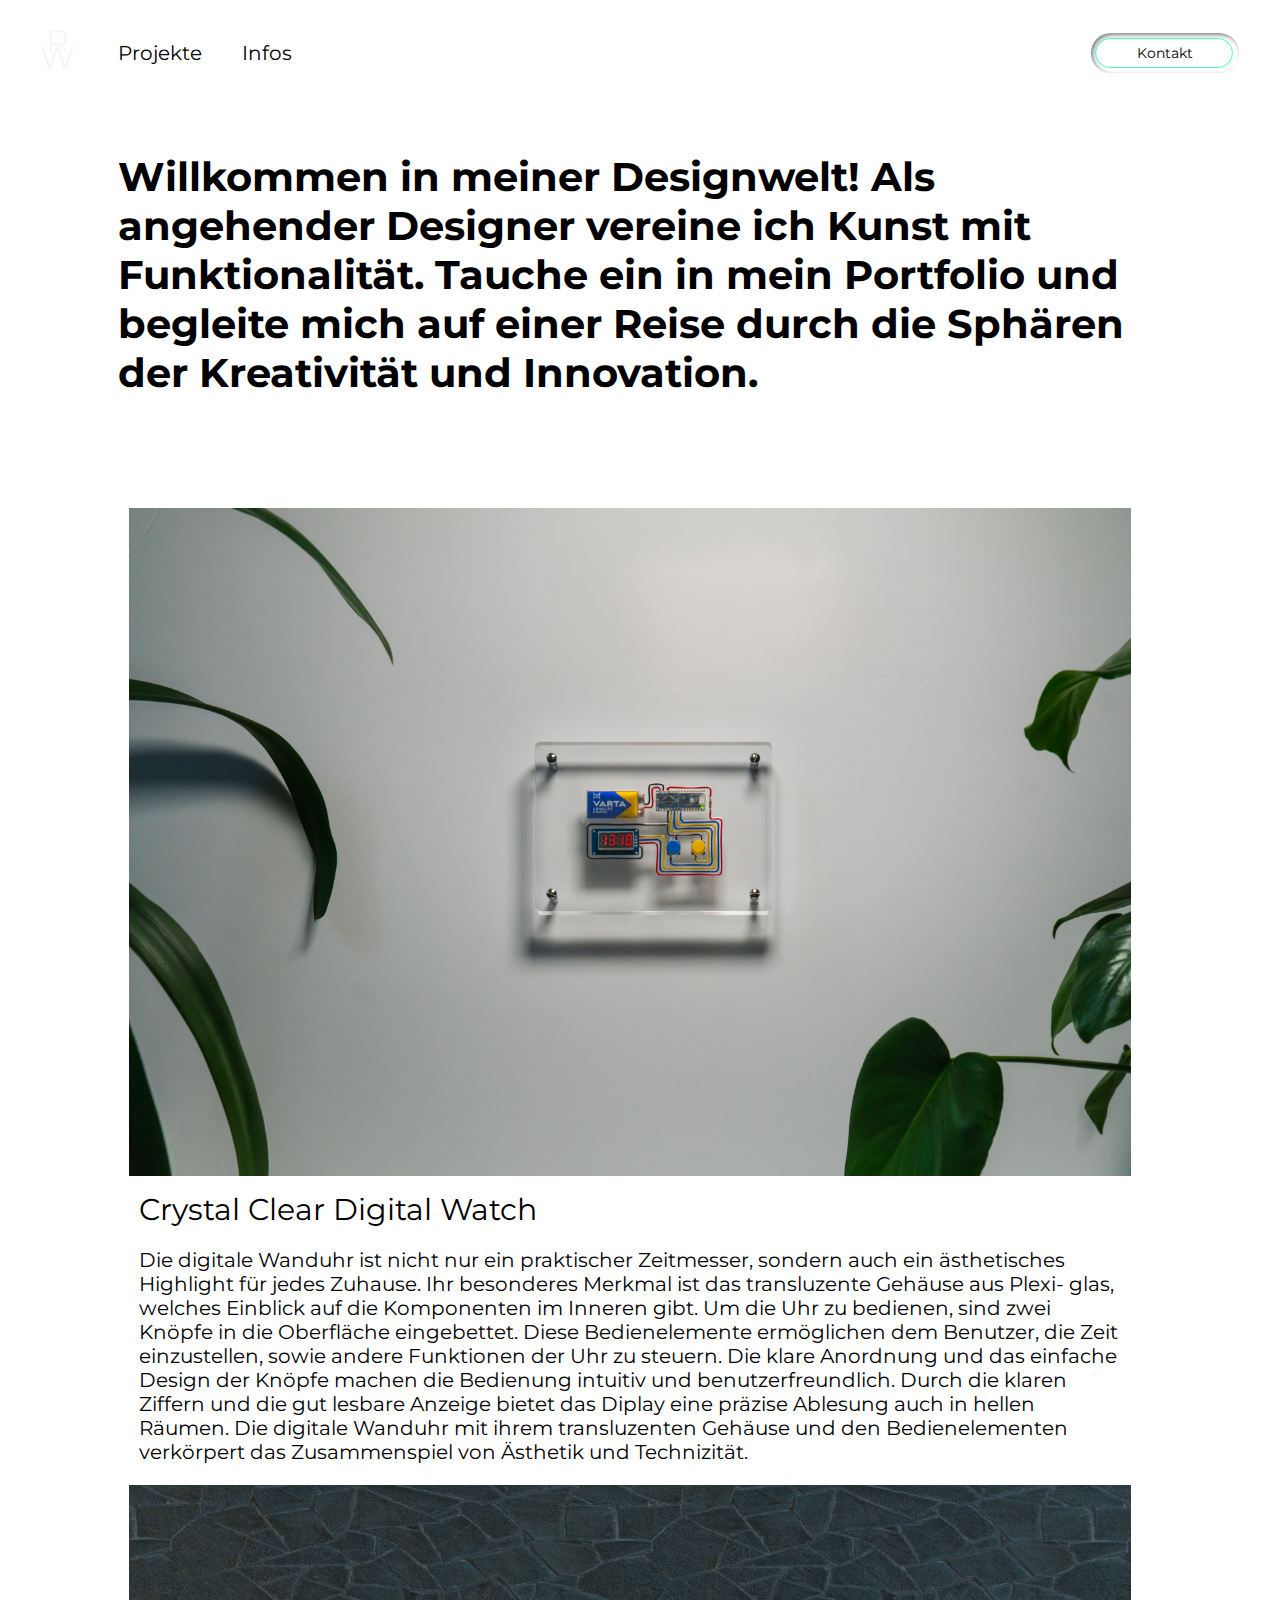
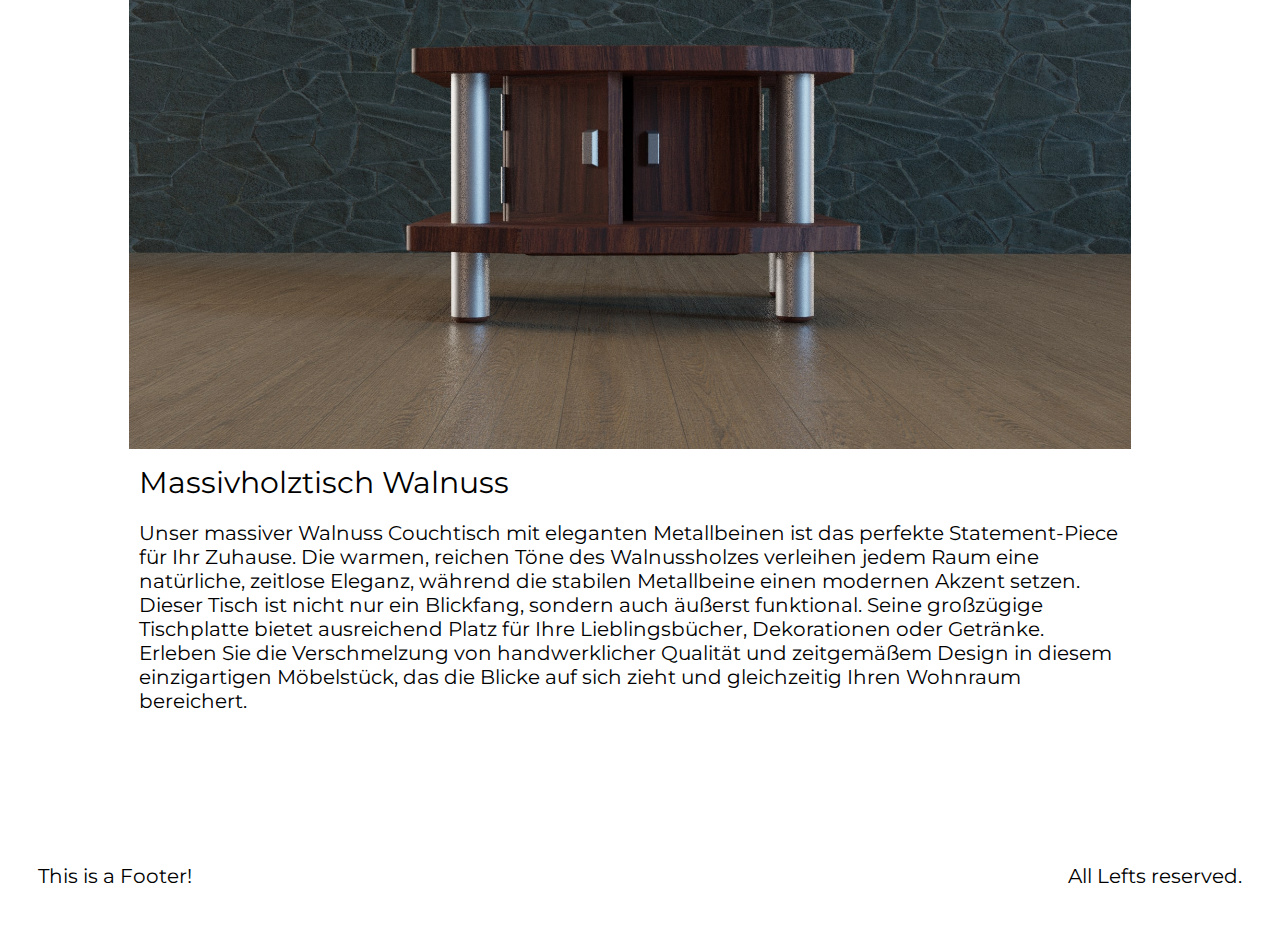
<file: index.html>
<!DOCTYPE html>
<html lang="en">
<head>
    <meta charset="UTF-8">
    <meta name="viewport" content="width=device-width, initial-scale=1.0">
    <title>template</title>

    <link rel="stylesheet" href="style.css">
    <link rel="preconnect" href="https://fonts.googleapis.com">
    <link rel="preconnect" href="https://fonts.gstatic.com" crossorigin>
    <link href="https://fonts.googleapis.com/css2?family=Montserrat:wght@200&family=Tilt+Neon&display=swap" rel="stylesheet">
    

</head>
<body>
    <!-- Navigation -->
    <nav>
        <a href="index.html" class="logo">
            <img src="assets\logo2.svg" alt="">
         </a>
        <ul>
            <li><a href="projects.html">Projekte</a></li>
            <li><a href="about.html">Infos</a></li>
        </ul>
        <a href="https://pascalstruck.com/" target="_blank"  data-input='link1' class="contact">
            <input type="checkbox" name="link1" value="link">
            <div class="outline"></div>
        </a>
    </nav>

    <!-- Content -->
    <main>
        <section>
            <div class="header">
                <h1>Willkommen in meiner Designwelt! Als angehender Designer vereine ich Kunst mit Funktionalität. 
                    Tauche ein in mein Portfolio und begleite mich auf einer Reise durch die Sphären der Kreativität 
                    und Innovation.</h1>
                <p>
                </p>
            </div>
        </section>

        <section class="project-wrapper">
            <div class="cards">
                <a href="projects.html" class="card">
                    <div class="card-content">
                        <div class="card-border"></div>
                        <img class="card-img" src="assets/DSC02610-min.jpg" alt="">
                        <div class="card-txt">
                            <h2 class="card-title">Crystal Clear Digital Watch</h2>
                            <p> Die digitale Wanduhr ist nicht nur ein praktischer Zeitmesser, sondern auch ein ästhetisches Highlight für jedes Zuhause. 
                                Ihr besonderes Merkmal ist das transluzente Gehäuse aus Plexi- glas, welches  Einblick auf die Komponenten im Inneren gibt. 
                                Um die Uhr zu bedienen, sind zwei Knöpfe in die Oberfläche eingebettet. Diese Bedienelemente ermöglichen dem Benutzer, die 
                                Zeit einzustellen, sowie andere Funktionen der Uhr zu steuern. Die klare Anordnung und das einfache Design der Knöpfe machen 
                                die Bedienung intuitiv und benutzerfreundlich. Durch die klaren Ziffern und die gut lesbare Anzeige bietet das Diplay eine 
                                präzise Ablesung auch in hellen Räumen. Die digitale Wanduhr mit ihrem transluzenten Gehäuse und den Bedienelementen 
                                verkörpert das Zusammenspiel von Ästhetik und Technizität. </p>
                        </div>
                     </div>
                </a>
                    
                <a href="" class="card">
                    <div class="card-content">
                        <div class="card-border"></div>
                        <img class="card-img" src="assets/couchrender3-min.jpg" alt="">
                        <div class="card-txt">
                            <h2 class="card-title">Massivholztisch Walnuss</h2>
                            <p>Unser massiver Walnuss Couchtisch mit eleganten Metallbeinen ist das perfekte Statement-Piece 
                                für Ihr Zuhause. Die warmen, reichen Töne des Walnussholzes verleihen jedem Raum eine natürliche, 
                                zeitlose Eleganz, während die stabilen Metallbeine einen modernen Akzent setzen. Dieser Tisch ist 
                                nicht nur ein Blickfang, sondern auch äußerst funktional. Seine großzügige Tischplatte bietet 
                                ausreichend Platz für Ihre Lieblingsbücher, Dekorationen oder Getränke. Erleben Sie die Verschmelzung 
                                von handwerklicher Qualität und zeitgemäßem Design in diesem einzigartigen Möbelstück, das die Blicke 
                                auf sich zieht und gleichzeitig Ihren Wohnraum bereichert.</p>
                        </div>
                     </div>
                </a>


                     </div>
                </a>

            </div>
        </section>
    </main>

    <!-- Footer -->
    <footer>
        <div class="footer-container">
            <p>This is a Footer!</p>
            <p>All Lefts reserved.</p>
        </div>
    </footer>

    <!-- JavaScript -->
    <script src="sketch.js"></script>
</body>
</html>
</file>
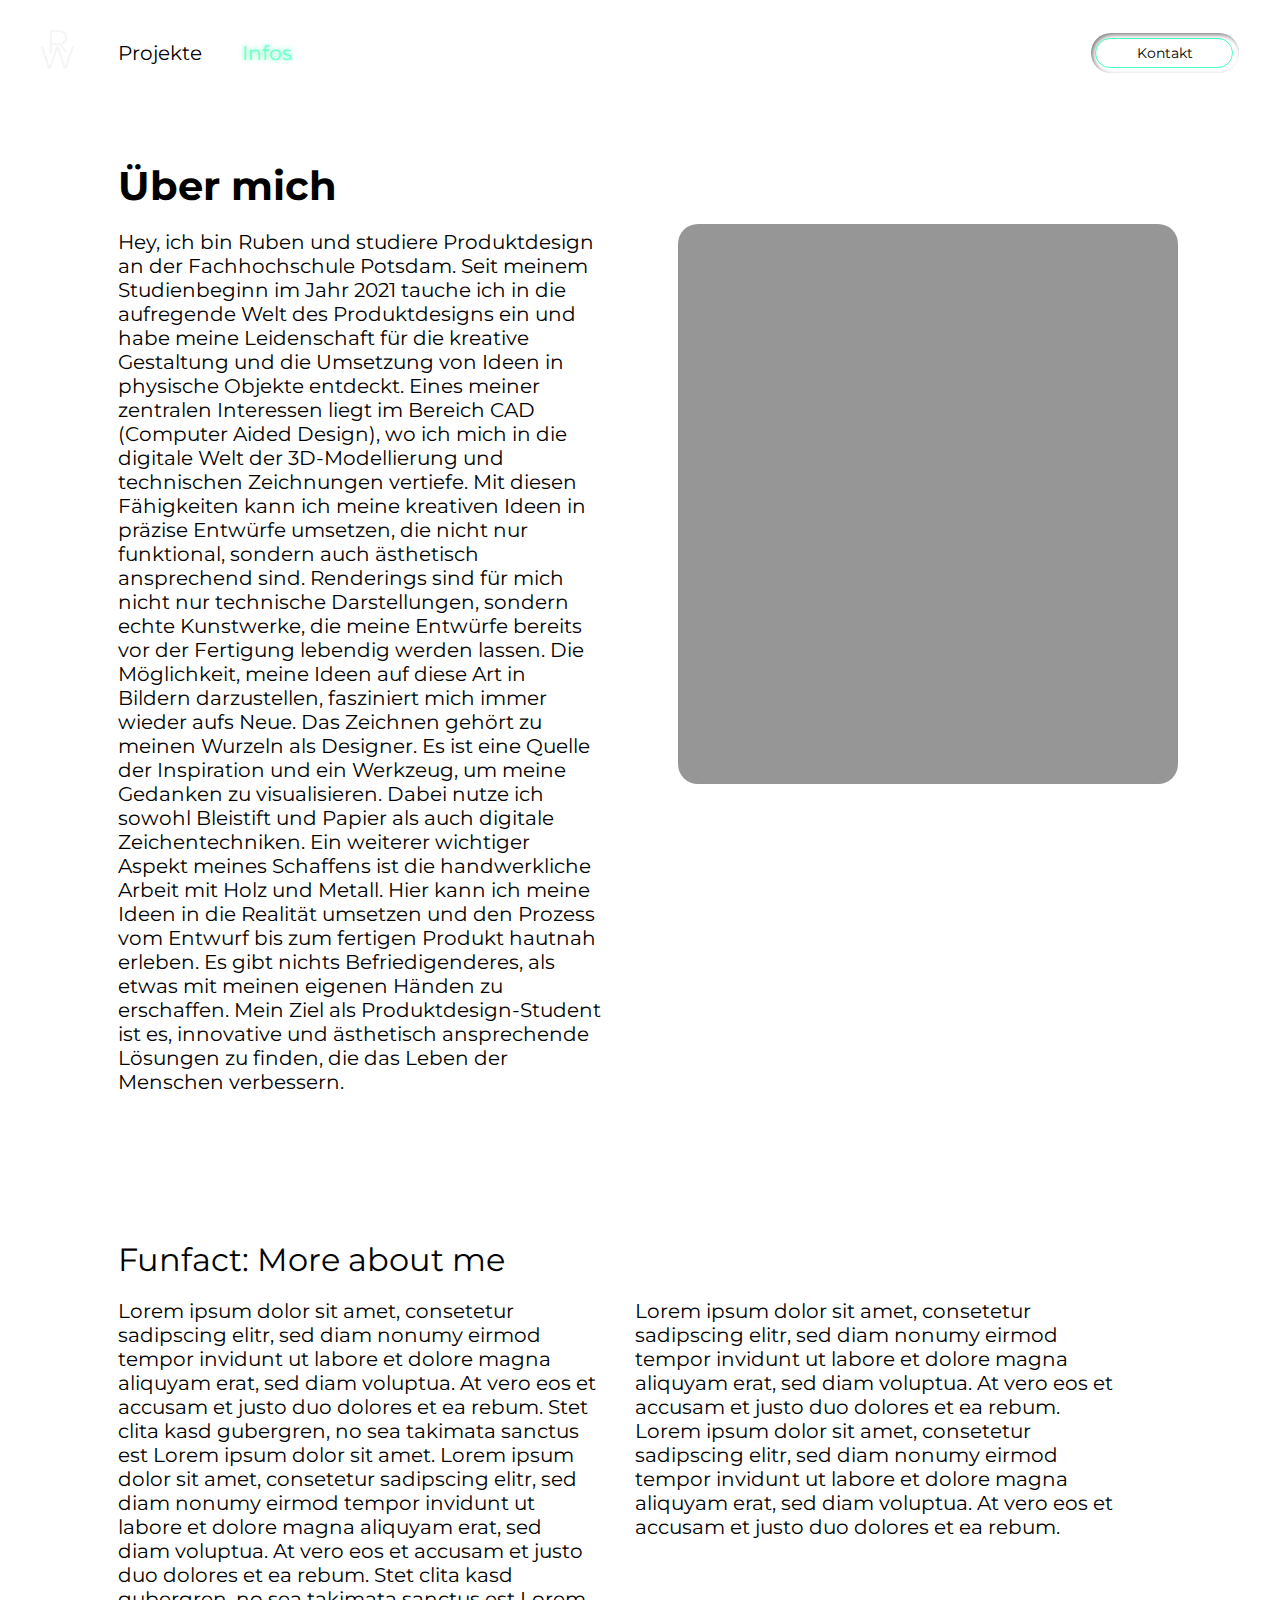
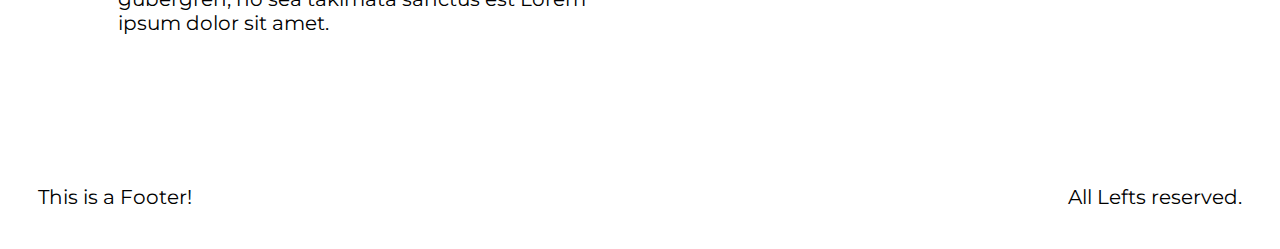
<file: about.html>
<!DOCTYPE html>
<html lang="en">
    <head>
        <meta charset="UTF-8">
        <meta name="viewport" content="width=device-width, initial-scale=1.0">
        <title>template</title>

        <link rel="stylesheet" href="style.css">
        <link rel="preconnect" href="https://fonts.googleapis.com">
        <link rel="preconnect" href="https://fonts.gstatic.com" crossorigin>
        <link href="https://fonts.googleapis.com/css2?family=Montserrat:wght@200&family=Tilt+Neon&display=swap" rel="stylesheet">
    
    </head>
    <body>
        <!-- Navigation -->
        <nav>
            <a href="index.html" class="logo">
                <img src="assets\logo2.svg" alt="">
            </a>
            <ul>
                <li><a href="projects.html">Projekte</a></li>
                <li><a href="about.html" class="active">Infos</a></li>
            </ul>
            <a href="https://pascalstruck.com/" target="_blank"  data-input='link1' class="contact">
                <input type="checkbox" name="link1" value="link">
                <div class="outline"></div>
            </a>
        </nav>

        <main>
            <section class="about">
                <div class="header2">
                    <h1>Über mich</h1>
                    <p>
                        Hey, ich bin Ruben und studiere Produktdesign an der Fachhochschule Potsdam. Seit meinem Studienbeginn im Jahr 2021 tauche ich in die aufregende Welt 
                        des Produktdesigns ein und habe meine Leidenschaft für die kreative Gestaltung und die Umsetzung von Ideen in physische Objekte entdeckt. 
                        Eines meiner zentralen Interessen liegt im Bereich CAD (Computer Aided Design), wo ich mich in die digitale Welt der 3D-Modellierung und technischen Zeichnungen vertiefe.  
                        Mit diesen Fähigkeiten kann ich meine kreativen Ideen in präzise Entwürfe umsetzen, die nicht nur funktional, sondern auch ästhetisch ansprechend sind. 
                        Renderings sind für mich nicht nur technische Darstellungen, sondern echte Kunstwerke, die meine Entwürfe bereits vor der Fertigung lebendig werden lassen. 
                        Die Möglichkeit, meine Ideen auf diese Art in Bildern darzustellen, fasziniert mich immer wieder aufs Neue. 
                        Das Zeichnen gehört zu meinen Wurzeln als Designer. Es ist eine Quelle der Inspiration und ein Werkzeug, um meine Gedanken zu visualisieren. Dabei nutze ich sowohl Bleistift und Papier als auch digitale Zeichentechniken. 
                        Ein weiterer wichtiger Aspekt meines Schaffens ist die handwerkliche Arbeit mit Holz und Metall. Hier kann ich meine Ideen in die Realität umsetzen und den Prozess vom Entwurf bis zum fertigen Produkt hautnah erleben. Es gibt nichts Befriedigenderes, als etwas mit meinen eigenen Händen zu erschaffen. 
                        Mein Ziel als Produktdesign-Student ist es, innovative und ästhetisch ansprechende Lösungen zu finden, die das Leben der Menschen verbessern.
                    </p>
                </div>
                <div class="about-img"></div>
            </section>

            <section>
                <h2 class="header2">Funfact: More about me</h2>
                <div class="long-txt">
                    <p>
                        Lorem ipsum dolor sit amet, consetetur sadipscing elitr, sed diam nonumy eirmod tempor invidunt ut labore et dolore magna aliquyam erat, sed diam voluptua. At vero eos et accusam et justo duo dolores et ea rebum. Stet clita kasd gubergren, no sea takimata sanctus est Lorem ipsum dolor sit amet. Lorem ipsum dolor sit amet, consetetur sadipscing elitr, sed diam nonumy eirmod tempor invidunt ut labore et dolore magna aliquyam erat, sed diam voluptua. At vero eos et accusam et justo duo dolores et ea rebum. Stet clita kasd gubergren, no sea takimata sanctus est Lorem ipsum dolor sit amet.
                    </p>
                    <p>
                        Lorem ipsum dolor sit amet, consetetur sadipscing elitr, sed diam nonumy eirmod tempor invidunt ut labore et dolore magna aliquyam erat, sed diam voluptua. At vero eos et accusam et justo duo dolores et ea rebum. Lorem ipsum dolor sit amet, consetetur sadipscing elitr, sed diam nonumy eirmod tempor invidunt ut labore et dolore magna aliquyam erat, sed diam voluptua. At vero eos et accusam et justo duo dolores et ea rebum.
                    </p>
                </div>
            </section>
        </main>

       <!-- Footer -->
       <footer>
            <div class="footer-container">
                <p>This is a Footer!</p>
                <p>All Lefts reserved.</p>
            </div>
        </footer>
    </body>
</html>
</file>
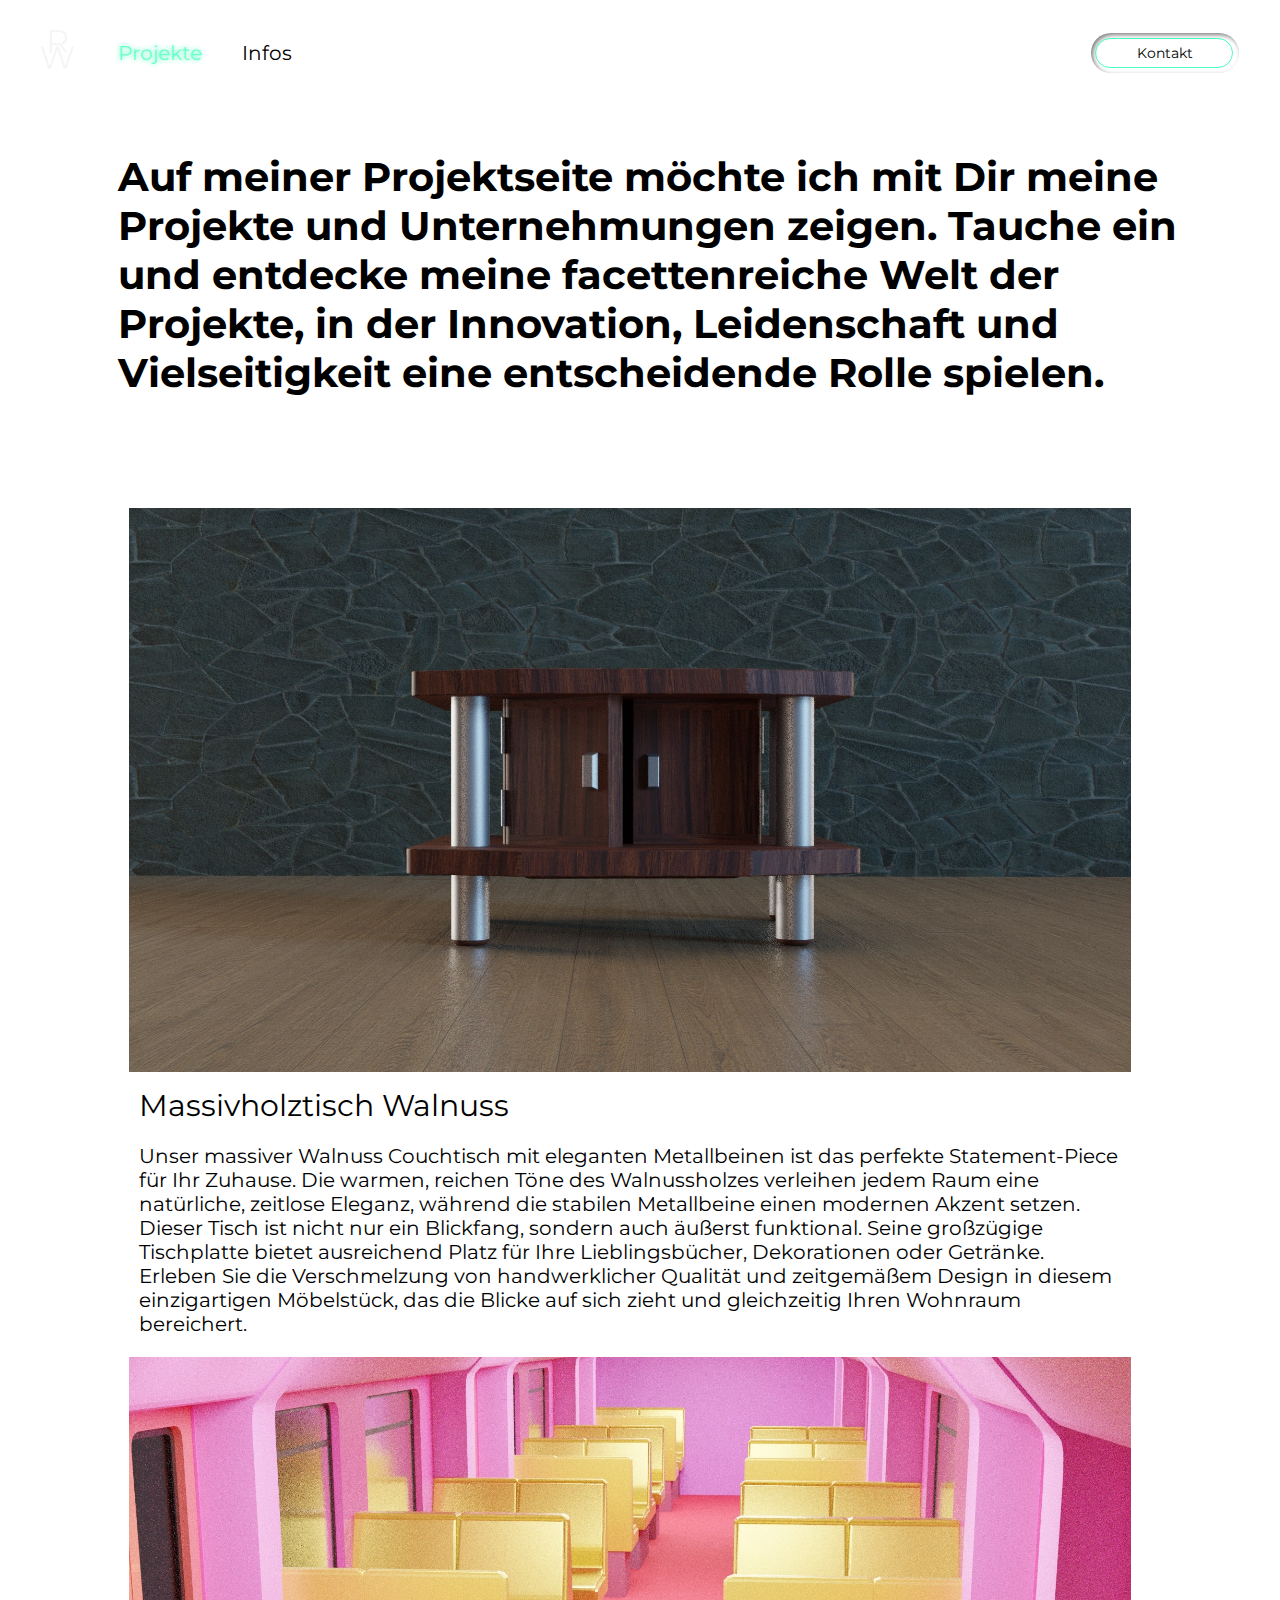
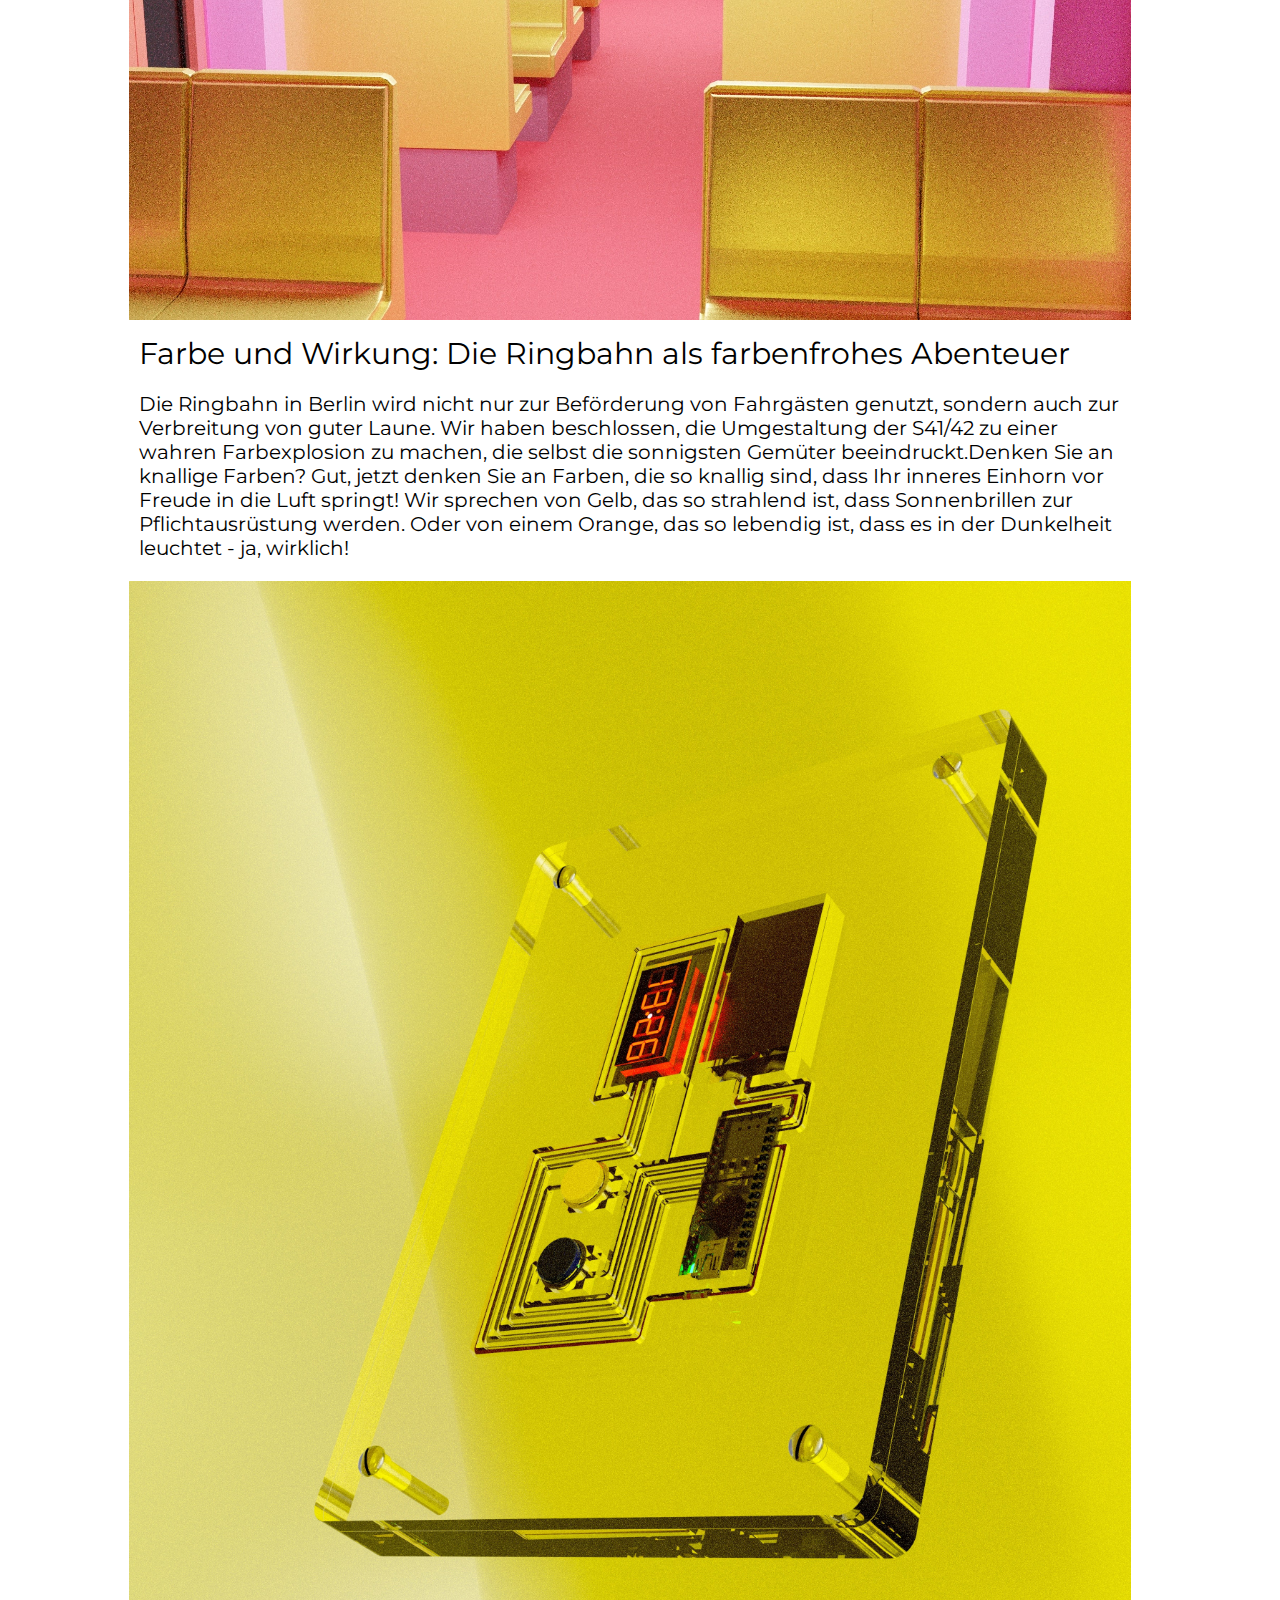
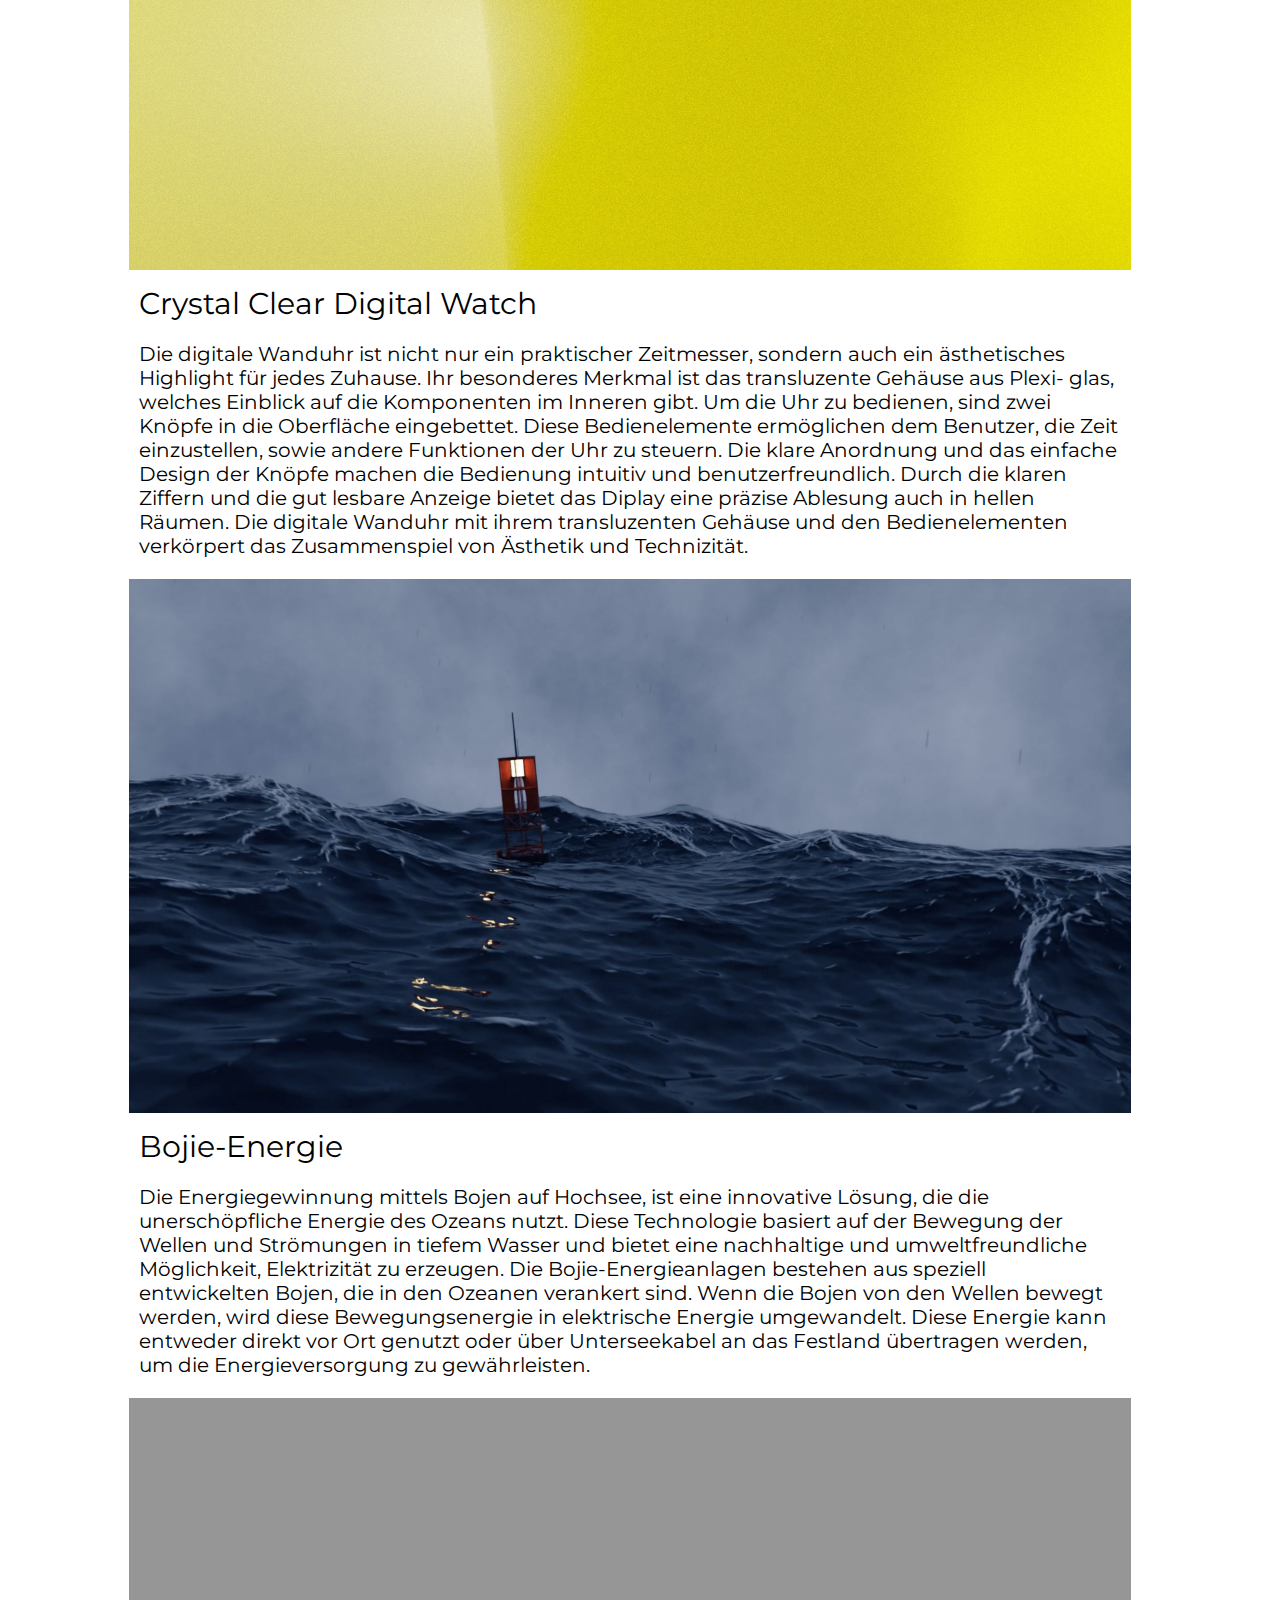
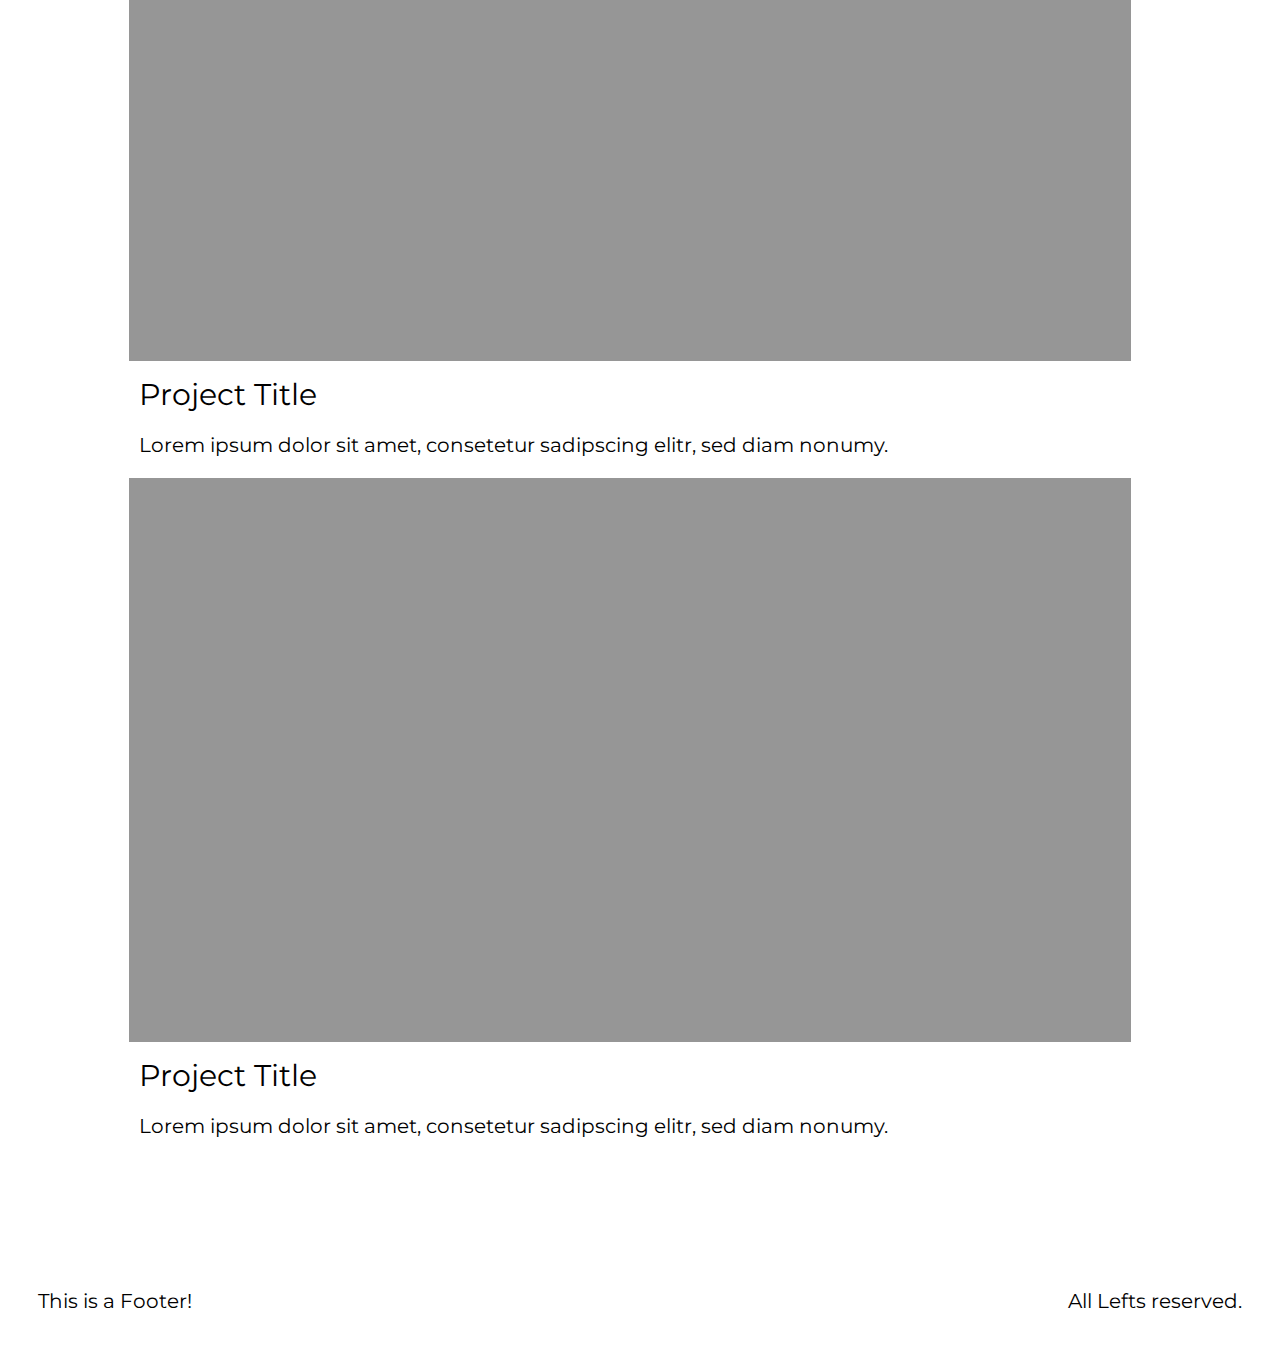
<file: projects.html>
<!DOCTYPE html>
<html lang="en">
    <head>
        <meta charset="UTF-8">
        <meta name="viewport" content="width=device-width, initial-scale=1.0">
        <title>template</title>
    
        <link rel="stylesheet" href="style.css">
        <link rel="preconnect" href="https://fonts.googleapis.com">
        <link rel="preconnect" href="https://fonts.gstatic.com" crossorigin>
        <link href="https://fonts.googleapis.com/css2?family=Montserrat:wght@200&family=Tilt+Neon&display=swap" rel="stylesheet">
        
    </head>
    <body>
        <!-- Navigation -->
        <nav>
            <a href="index.html" class="logo">
                <img src="assets\logo2.svg" alt="">
            </a>
            <ul>
                <li><a href="projects.html" class="active">Projekte</a></li>
                <li><a href="about.html">Infos</a></li>
            </ul>
            <a href="https://pascalstruck.com/" target="_blank"  data-input='link1' class="contact">
                <input type="checkbox" name="link1" value="link">
                <div class="outline"></div>
            </a>
        </nav>

        <!-- Content -->
        <main>
            <section>
                <div class="header">
                    <h1>Auf meiner Projektseite möchte ich mit Dir meine Projekte und Unternehmungen zeigen. Tauche ein und entdecke
                        meine facettenreiche Welt der Projekte, in der Innovation, Leidenschaft und Vielseitigkeit eine entscheidende Rolle spielen.</h1>
                    <p></p>
                </div>
            </section>
          
            <section class="project-wrapper">
                <div class="cards">
                    <a href="" class="card">
                        <div class="card-content">
                            <div class="card-border"></div>
                            <img class="card-img" src="assets/couchrender3-min.jpg" alt="">
                            <div class="card-txt">
                                <h2 class="card-title">Massivholztisch Walnuss</h2>
                                <p>Unser massiver Walnuss Couchtisch mit eleganten Metallbeinen ist das perfekte Statement-Piece 
                                    für Ihr Zuhause. Die warmen, reichen Töne des Walnussholzes verleihen jedem Raum eine natürliche, 
                                    zeitlose Eleganz, während die stabilen Metallbeine einen modernen Akzent setzen. Dieser Tisch ist 
                                    nicht nur ein Blickfang, sondern auch äußerst funktional. Seine großzügige Tischplatte bietet 
                                    ausreichend Platz für Ihre Lieblingsbücher, Dekorationen oder Getränke. Erleben Sie die Verschmelzung 
                                    von handwerklicher Qualität und zeitgemäßem Design in diesem einzigartigen Möbelstück, das die Blicke 
                                    auf sich zieht und gleichzeitig Ihren Wohnraum bereichert.</p>
                            </div>
                         </div>
                    </a>
                    
                    <a href="" class="card">
                        <div class="card-content">
                            <div class="card-border"></div>
                            <img class="card-img" src="assets/bahnblend-min.jpg" alt="">
                            <div class="card-txt">
                                <h2 class="card-title">Farbe und Wirkung: Die Ringbahn als farbenfrohes Abenteuer</h2>
                                <p>Die Ringbahn in Berlin wird nicht nur zur Beförderung von Fahrgästen genutzt, sondern auch zur Verbreitung 
                                    von guter Laune. Wir haben beschlossen, die Umgestaltung der S41/42 zu einer wahren Farbexplosion zu machen, die 
                                    selbst die sonnigsten Gemüter beeindruckt.Denken Sie an knallige Farben? Gut, jetzt denken Sie an Farben, die 
                                    so knallig sind, dass Ihr inneres Einhorn vor Freude in die Luft springt! Wir sprechen von Gelb, das so strahlend 
                                    ist, dass Sonnenbrillen zur Pflichtausrüstung werden. Oder von einem Orange, das so lebendig ist, dass es in der 
                                    Dunkelheit leuchtet - ja, wirklich!</p>
                            </div>
                         </div>
                    </a>

                    <a href="" class="card">
                        <div class="card-content">
                            <div class="card-border"></div>
                            <img class="card-img" src="assets/digiwatch8-min.jpg" alt="">
                            <div class="card-txt">
                                <h2 class="card-title">Crystal Clear Digital Watch</h2>
                                <p>Die digitale Wanduhr ist nicht nur ein praktischer Zeitmesser, sondern auch ein ästhetisches Highlight für jedes Zuhause. 
                                    Ihr besonderes Merkmal ist das transluzente Gehäuse aus Plexi- glas, welches  Einblick auf die Komponenten im Inneren gibt. 
                                    Um die Uhr zu bedienen, sind zwei Knöpfe in die Oberfläche eingebettet. Diese Bedienelemente ermöglichen dem Benutzer, die 
                                    Zeit einzustellen, sowie andere Funktionen der Uhr zu steuern. Die klare Anordnung und das einfache Design der Knöpfe machen 
                                    die Bedienung intuitiv und benutzerfreundlich. Durch die klaren Ziffern und die gut lesbare Anzeige bietet das Diplay eine 
                                    präzise Ablesung auch in hellen Räumen. Die digitale Wanduhr mit ihrem transluzenten Gehäuse und den Bedienelementen 
                                    verkörpert das Zusammenspiel von Ästhetik und Technizität. </p>
                            </div>
                         </div>
                    </a>

                    <a href="" class="card">
                        <div class="card-content">
                            <div class="card-border"></div>
                            <img class="card-img" src="assets/Bojienstrom-min.jpg" alt="">
                            <div class="card-txt">
                                <h2 class="card-title">Bojie-Energie</h2>
                                <p>
                                    Die Energiegewinnung mittels Bojen auf Hochsee, ist eine innovative Lösung, die die unerschöpfliche Energie
                                    des Ozeans nutzt. Diese Technologie basiert auf der Bewegung der Wellen und Strömungen in tiefem Wasser und 
                                    bietet eine nachhaltige und umweltfreundliche Möglichkeit, Elektrizität zu erzeugen. Die Bojie-Energieanlagen 
                                    bestehen aus speziell entwickelten Bojen, die in den Ozeanen verankert sind. Wenn die Bojen von den Wellen bewegt 
                                    werden, wird diese Bewegungsenergie in elektrische Energie umgewandelt. Diese Energie kann entweder direkt vor Ort 
                                    genutzt oder über Unterseekabel an das Festland übertragen werden, um die Energieversorgung zu gewährleisten.</p>
                            </div>
                         </div>
                    </a>
        
                    <a href="" class="card">
                        <div class="card-content">
                            <div class="card-border"></div>
                            <img class="card-img" src="assets/ph.png" alt="">
                            <div class="card-txt">
                                <h2 class="card-title">Project Title</h2>
                                <p>Lorem ipsum dolor sit amet, consetetur sadipscing elitr, sed diam nonumy.</p>
                            </div>
                         </div>
                    </a>

                    <a href="" class="card">
                        <div class="card-content">
                            <div class="card-border"></div>
                            <img class="card-img" src="assets/ph.png" alt="">
                            <div class="card-txt">
                                <h2 class="card-title">Project Title</h2>
                                <p>Lorem ipsum dolor sit amet, consetetur sadipscing elitr, sed diam nonumy.</p>
                            </div>
                         </div>
                    </a>
                </div>
            </section>
        </main>
       
        <!-- Footer -->
        <footer>
            <div class="footer-container">
                <p>This is a Footer!</p>
                <p>All Lefts reserved.</p>
            </div>
        </footer>

        <!-- JavaScript -->
        <script src="sketch.js"></script>
    </body>
</html>
</file>
<file: style.css>
:root{
  --bg-color: rgb(255, 255, 255);
  --color: rgb(0, 0, 0);
  --card-color: rgb(255, 255, 255);
}

/* Fonts ----------------------------------------------------------------------------------------------*/ 
@font-face {
  font-family: 'Anderson Grotesk';
  src:
		url('assets/fonts/AndersonGrotesk-Bold.woff2') format('woff2'),
    url('assets/fonts/AndersonGrotesk-Bold.woff') format('woff');
	font-weight: 400;
}

@font-face {
  font-family: 'Anderson Grotesk';
  src:
		url('assets/fonts/AndersonGrotesk-Ultrabold.woff2') format('woff2'),
    url('assets/fonts/AndersonGrotesk-Ultrabold.woff') format('woff');
	font-weight: 700;
}

body{
  margin: 0;
  padding: 0;
  background-color: var(--bg-color);
  color: var(--color);
  font-family: 'Montserrat', sans-serif;
}

/* Navigation ----------------------------------------------------------------------------------------------*/ 
nav{
  position: fixed;
  top: 0;
  width: 100%;
  z-index: 20;
  overflow: hidden;
  background-color: var(--bg-color);
  display: flex;
  align-items: center;
 
}

ul {
  list-style-type: none;
  margin: 0;
  padding: 0;
}

li {
  float: left;
}

li a {
  display: block;
  text-align: center;
  text-decoration: none;
  transition: color .3s , text-shadow .3s;
}

li a:hover:not(.active) {
  color: #6bffc9;
  text-shadow: 0 0 5px #48FFBD;
}
  
.active {
  color: #6bffc9;
  text-shadow: 0 0 5px #48FFBD;
}

a{
  color: var(--color);
  text-decoration: none;
}

input[type="checkbox"] {
  height: 40px;
  width: 148px;
  -webkit-appearance: none;
  box-shadow: 2px 2px 4px 0px rgba(0, 0, 0, 0.50) inset, -2px -2px 2px 0px rgba(255, 255, 255, 0.25) inset;
  border-radius: 30px;
  display: flex;
  align-items: center;
  justify-content: center ;
  color: var(--color);
  cursor: pointer;
}

input[type="checkbox"]:after {
  font-family: 'Montserrat', sans-serif;
  content: 'Kontakt';
}

input[type="checkbox"]:checked {
  box-shadow: 2px 2px 4px 0px rgba(0, 0, 0, 0.50) inset, -2px -2px 2px 0px rgba(255, 255, 255, 0.25) inset;
}

.outline{
  height: 28px;
  width: 136px;
  border-radius: 20px;
  position: absolute;
  border: 1px solid #48FFBD;
  transition: box-shadow .3s;
  /* pointer-events: none; 
  background: url(background); */
}

.contact{
  position: absolute;
  right: 0;
  display: flex;
  align-items: center;
  justify-content: center ;
}

.contact:hover > .outline{
  box-shadow: 0 0 5px #48FFBD;
}

/* Main ----------------------------------------------------------------------------------------------*/ 
main{
  display: grid;
}

h1, h2{
  padding: 0;
  margin: 0;
  font-family: 'Montserrat', sans-serif;
}

h1{
  font-weight: 700;
}

h2{
  font-weight: 400;
}

.about-img{
  overflow: hidden;
  background-image: url("assets/ph.png");
  border-radius: 20px;
}

.long-txt{
  display: grid;
}

/* Cards ----------------------------------------------------------------------------------------------*/ 
.project-wrapper {
  display: grid;
  align-items: center ;
  justify-content: center;
}

.cards{
  display:flow-root;
  flex-wrap: wrap;
  align-items: center ;
  justify-content: center;
  
}

.card{
  background-color: rgba(255, 255, 255, 0.1);
  position: relative;
  border-radius: 20px;
}

.card:hover::before,
.card:hover > .card-border  {
  opacity: 1;
}

.card::before,
.card > .card-border {
  border-radius: inherit;
  content: "";

  height: 100%;
  width: 100%;
  left: 0;
  position: absolute;
  top: 0;

  opacity: 0;
  transition: opacity 500ms;
  width: 100%;
}

.card::before{
  background: radial-gradient(
    800px circle at var(--mouse-x) var(--mouse-y), 
    rgba(255, 255, 255,0.15),
    transparent 40%
  );
  z-index: 3;
}

.card > .card-border {
  background: radial-gradient(
    400px circle at var(--mouse-x) var(--mouse-y), 
    rgba(255, 255, 255,0.3),
    transparent 40%
  );
  z-index: 1;
}
  
.card > .card-content{
  position: relative;
  background-color: var(--card-color);
 
  margin:1px;
  height: calc(100% - 2px);
  width: calc(100% - 2px);
  z-index: 2;
}

.card-content{
  overflow: hidden;
}

.card-img{
  width: 100%;
  height: 100%;
  opacity: 100%;
}

.card-txt{
  margin: 0 10px;
}

.card-title{
  margin-top: 10px;
}

/* Footer ----------------------------------------------------------------------------------------------*/
footer {
  width: 100%;
  z-index: 19;
  overflow: hidden;
  background-color: var(--bg-color);
}
  
.footer-container{
  display: flex;
  align-items: center;
  justify-content: space-between ;
}
  
/* Breakpoints ----------------------------------------------------------------------------------------------*/

/* BRP1 -Smartphones/Tablets --------------------------------------------------------------------------------*/
/* (Unter 992px) */
  
@media screen and (max-width: 991px ) {
  body{
    font-size: 16px;
  }

  /* Navigation */
  nav{
    padding: 15px 0;
  }

  .logo{
    margin-left: 4vw;
  }

  li a{
    padding: 0px 0px 0px 20px;
  }

  input[type="checkbox"]:after{
    font-size: 12px;
  }

  .contact{
    margin-right: 4vw;
  }

  /* Main */
  main{
    margin: 60px 4vw 5vh 4vw;
  }

  section{
    margin: 2vh 0;
  }

  h1{
    font-size: 30px;
  }

  h2{
    font-size: 20px;
  }

  .header{
    margin: 8vh 0 0 4px;
  }

  .about-img{
    width: clamp(300px, 15vw, 500px);
    height: clamp(420px, 45vh, 700px);
    margin: 5vh auto 0 auto;
  }

  /* Cards */
  .cards{
    gap: 3vh;
  }

  .card{
    height: clamp(240px, 40vh, 400px);
  }

  .card-title{
    font-size: 24px;
  }

    /* Footer */
    footer{
      padding: 10px 0;
    }
  
    .footer-container{
      margin: 0 4vw;
    }
}

/* BRP2 -Desktop --------------------------------------------------------------------------------------------*/
/* (Über 992px) */

@media screen and (min-width: 992px) {
  body{
    font-size: 20px;
  }

  /* Navigation */
  nav{
    padding: 30px 0;
  }

  .logo{
    margin-left: 3vw;
  }

  li a{
    padding: 0px 0px 0px 40px;
  }

  input[type="checkbox"]:after{
    font-size: 14px;
  }

  .contact{
    margin-right: 3vw;
  }

  /* Main */
  main{
    margin: 80px 3vw 5vh 3vw;
  }

  section{
    margin: 5vh 0;
  }

  h1{
    font-size: 40px;
  }

  h2{
    font-size: 32px;
  }

  .header{
    margin: 3vh 4vw 0 80px;
  }

  .header2{
    margin: 4vh 50vw 0 80px;
  }

  .about{
    display: flex;
    align-items: top;
  }

  .about-img{
    position: absolute;
    width: clamp(500px, 15vw, 500px);
    height: clamp(560px, 45vh, 700px);
    margin: 11vh 0px 0 50vw;
  }

  .long-txt{
    margin: 0 10vw 0 80px;
    gap: 3vw;
    grid-template-columns: 1fr 1fr;
  }
    
  /* Cards */
  .cards{
    gap: 2vw;
    max-width: 80vw;
    width: calc(100% - 20px);
  }

  .card{
    height: clamp(240px, 36vh, 400px);
    width: clamp(200px, 25vw, 400px);
  }

  .card-title{
    font-size: 30px;
  }

  /* Footer */
  footer{
    padding: 20px 0;
  }

  .footer-container{
    margin: 0 3vw;
  }
}
</file>
